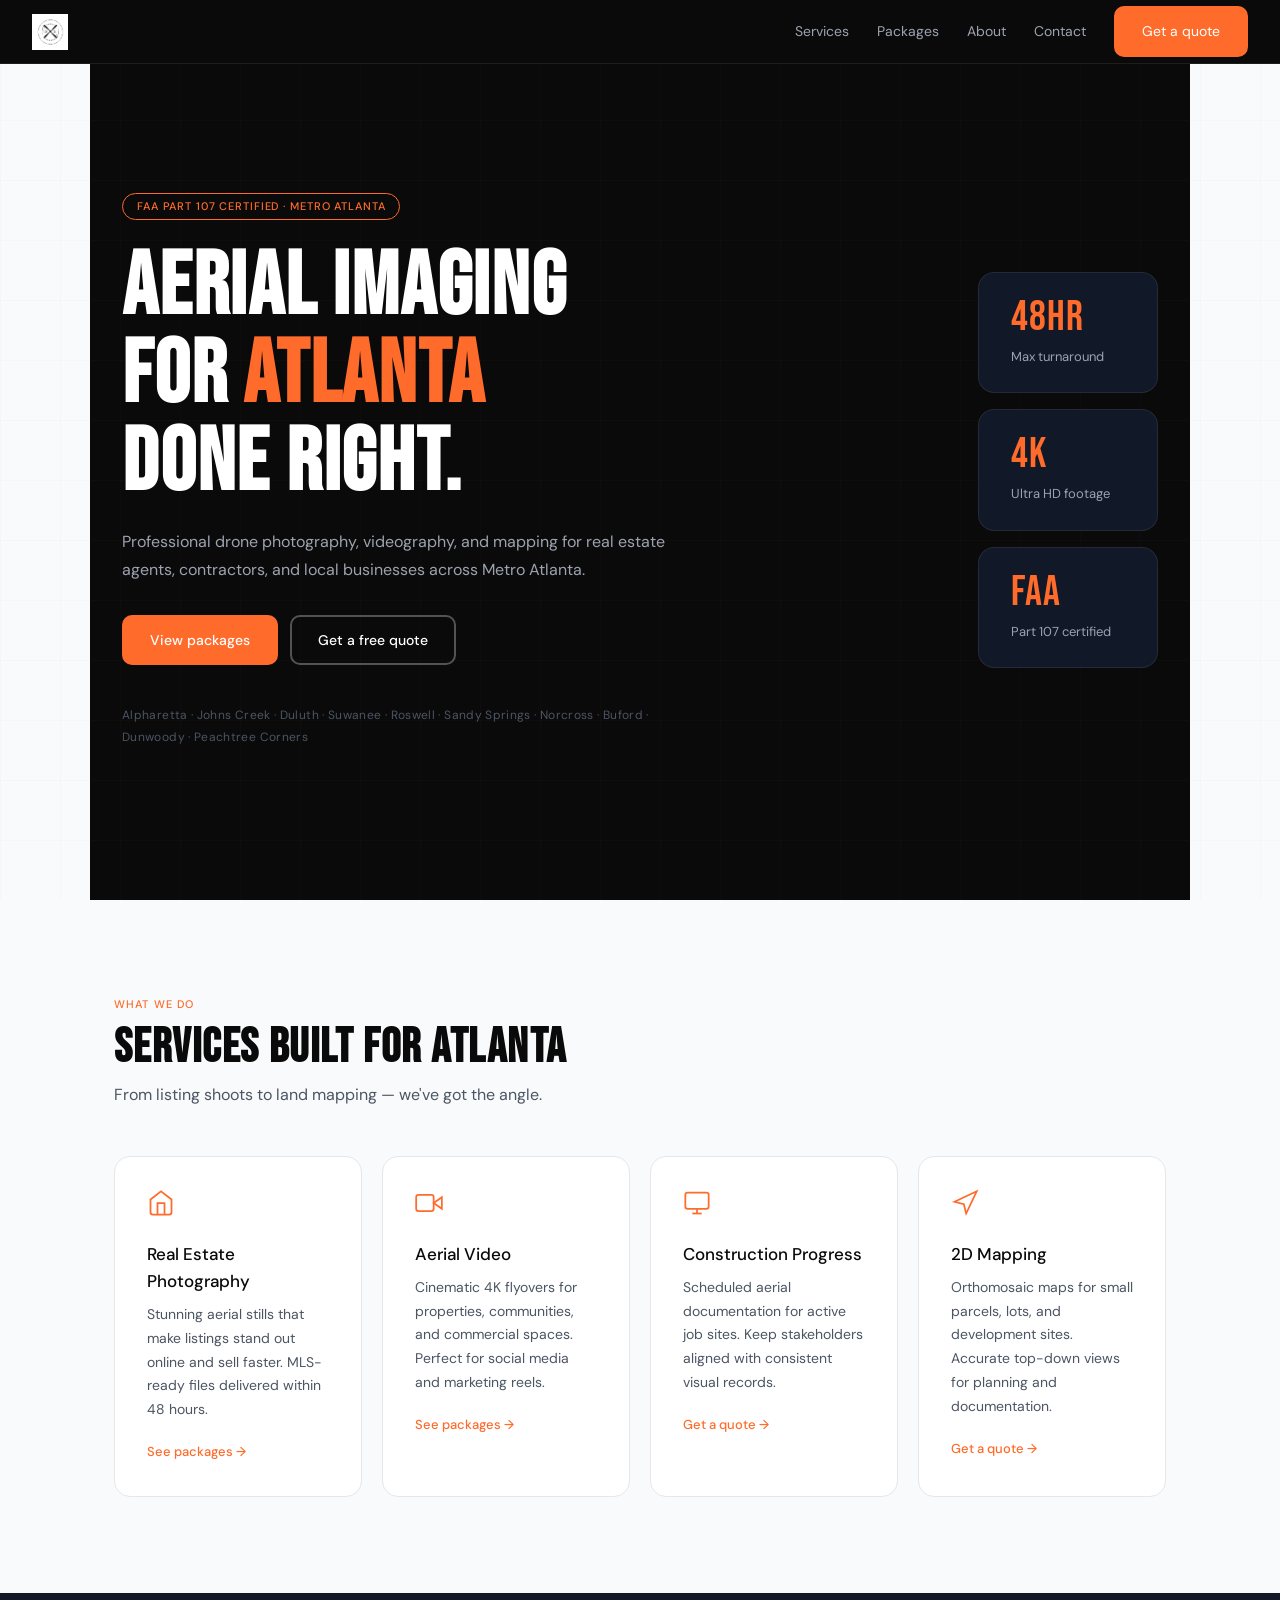
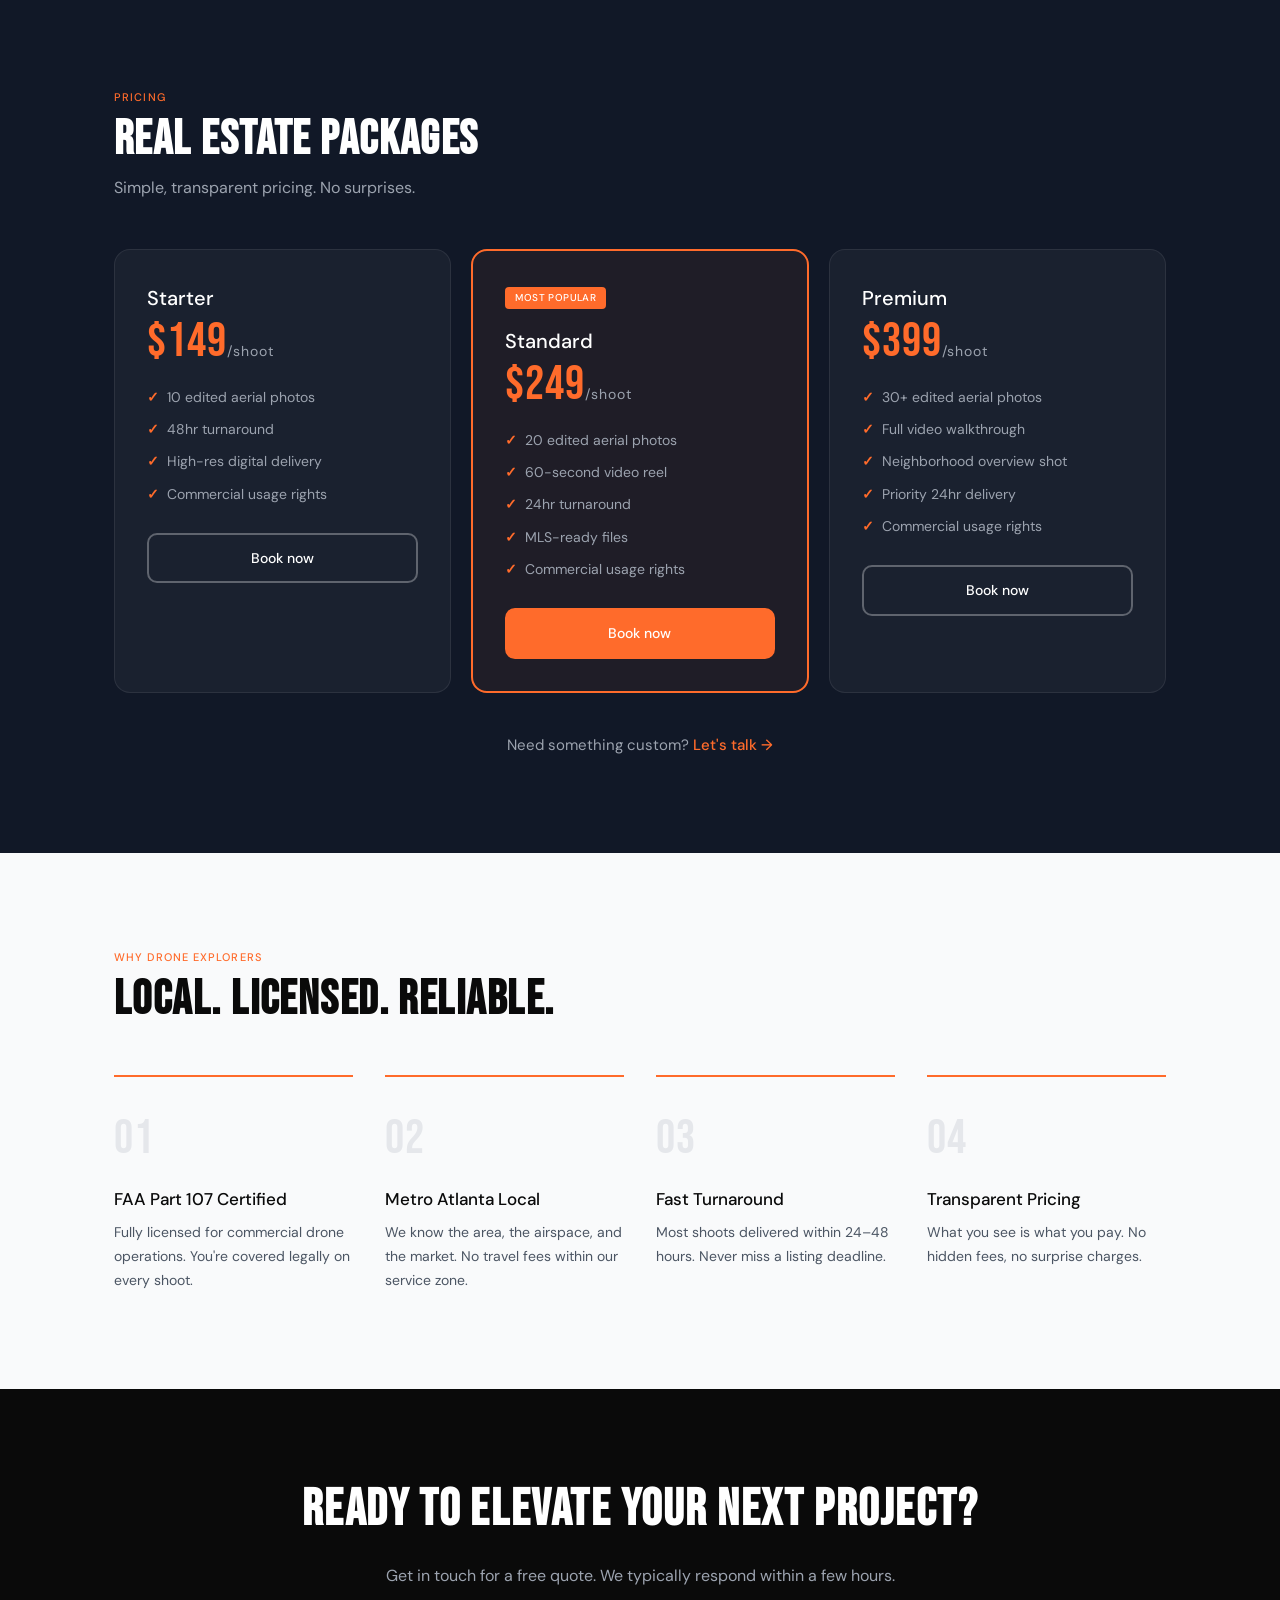
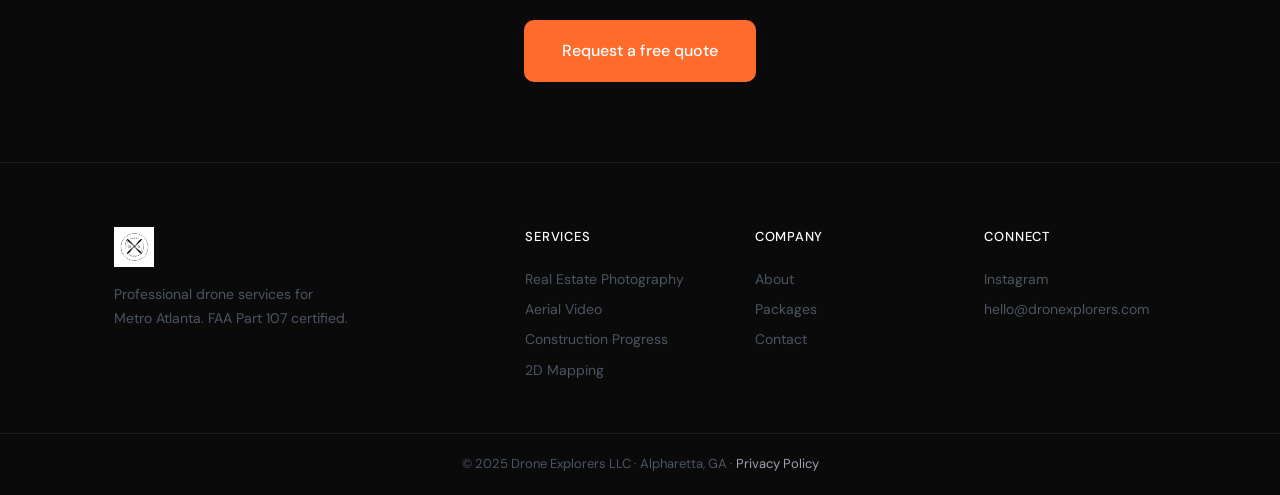
<file: index.html>
<!DOCTYPE html>
<html lang="en">
<head>
  <meta charset="UTF-8" />
  <meta name="viewport" content="width=device-width, initial-scale=1.0" />
  <title>Drone Explorers — Aerial Imaging for Metro Atlanta</title>
  <meta name="description" content="Professional drone photography, videography, and mapping services for real estate, construction, and local businesses across Metro Atlanta." />
  <link rel="stylesheet" href="css/style.css" />
  <link rel="preconnect" href="https://fonts.googleapis.com" />
  <link rel="preconnect" href="https://fonts.gstatic.com" crossorigin />
  <link href="https://fonts.googleapis.com/css2?family=Bebas+Neue&family=DM+Sans:wght@300;400;500&display=swap" rel="stylesheet" />
</head>
<body>

  <!-- NAV -->
  <header class="nav" id="nav">
    <a href="index.html" class="nav-logo">
      <img src="images/dx_white.png" alt="Drone Explorers" class="nav-logo-img" />
    </a>
    <nav class="nav-links">
      <a href="#services">Services</a>
      <a href="packages.html">Packages</a>
      <a href="about.html">About</a>
      <a href="contact.html">Contact</a>
      <a href="contact.html" class="btn-primary nav-cta">Get a quote</a>
    </nav>
    <button class="nav-hamburger" id="hamburger" aria-label="Open menu">
      <span></span><span></span><span></span>
    </button>
  </header>

  <!-- MOBILE MENU -->
  <div class="mobile-menu" id="mobileMenu">
    <a href="#services">Services</a>
    <a href="packages.html">Packages</a>
    <a href="about.html">About</a>
    <a href="contact.html">Contact</a>
    <a href="contact.html" class="btn-primary">Get a quote</a>
  </div>

  <!-- HERO -->
  <section class="hero">
    <div class="hero-bg-grid"></div>
    <div class="hero-content">
      <span class="hero-badge">FAA Part 107 Certified · Metro Atlanta</span>
      <h1 class="hero-title">Aerial imaging<br/>for <span class="accent">Atlanta</span><br/>done right.</h1>
      <p class="hero-sub">Professional drone photography, videography, and mapping for real estate agents, contractors, and local businesses across Metro Atlanta.</p>
      <div class="hero-btns">
        <a href="packages.html" class="btn-primary">View packages</a>
        <a href="contact.html" class="btn-outline">Get a free quote</a>
      </div>
      <p class="hero-area">Alpharetta · Johns Creek · Duluth · Suwanee · Roswell · Sandy Springs · Norcross · Buford · Dunwoody · Peachtree Corners</p>
    </div>
    <div class="hero-visual">
      <div class="hero-stat-card">
        <span class="stat-num">48hr</span>
        <span class="stat-label">Max turnaround</span>
      </div>
      <div class="hero-stat-card">
        <span class="stat-num">4K</span>
        <span class="stat-label">Ultra HD footage</span>
      </div>
      <div class="hero-stat-card">
        <span class="stat-num">FAA</span>
        <span class="stat-label">Part 107 certified</span>
      </div>
    </div>
  </section>

  <!-- SERVICES -->
  <section class="services" id="services">
    <div class="container">
      <div class="section-header">
        <span class="section-label">What we do</span>
        <h2 class="section-title">Services built for Atlanta</h2>
        <p class="section-sub">From listing shoots to land mapping — we've got the angle.</p>
      </div>
      <div class="service-grid">
        <div class="service-card">
          <div class="service-icon">
            <svg width="28" height="28" viewBox="0 0 24 24" fill="none" stroke="currentColor" stroke-width="1.5"><path d="M3 9l9-7 9 7v11a2 2 0 01-2 2H5a2 2 0 01-2-2z"/><polyline points="9,22 9,12 15,12 15,22"/></svg>
          </div>
          <h3>Real Estate Photography</h3>
          <p>Stunning aerial stills that make listings stand out online and sell faster. MLS-ready files delivered within 48 hours.</p>
          <a href="packages.html" class="service-link">See packages →</a>
        </div>
        <div class="service-card">
          <div class="service-icon">
            <svg width="28" height="28" viewBox="0 0 24 24" fill="none" stroke="currentColor" stroke-width="1.5"><polygon points="23,7 16,12 23,17"/><rect x="1" y="5" width="15" height="14" rx="2"/></svg>
          </div>
          <h3>Aerial Video</h3>
          <p>Cinematic 4K flyovers for properties, communities, and commercial spaces. Perfect for social media and marketing reels.</p>
          <a href="packages.html" class="service-link">See packages →</a>
        </div>
        <div class="service-card">
          <div class="service-icon">
            <svg width="28" height="28" viewBox="0 0 24 24" fill="none" stroke="currentColor" stroke-width="1.5"><rect x="2" y="3" width="20" height="14" rx="2"/><line x1="8" y1="21" x2="16" y2="21"/><line x1="12" y1="17" x2="12" y2="21"/></svg>
          </div>
          <h3>Construction Progress</h3>
          <p>Scheduled aerial documentation for active job sites. Keep stakeholders aligned with consistent visual records.</p>
          <a href="contact.html" class="service-link">Get a quote →</a>
        </div>
        <div class="service-card">
          <div class="service-icon">
            <svg width="28" height="28" viewBox="0 0 24 24" fill="none" stroke="currentColor" stroke-width="1.5"><polygon points="3,11 22,2 13,21 11,13"/></svg>
          </div>
          <h3>2D Mapping</h3>
          <p>Orthomosaic maps for small parcels, lots, and development sites. Accurate top-down views for planning and documentation.</p>
          <a href="contact.html" class="service-link">Get a quote →</a>
        </div>
      </div>
    </div>
  </section>

  <!-- PACKAGES PREVIEW -->
  <section class="packages-preview">
    <div class="container">
      <div class="section-header">
        <span class="section-label">Pricing</span>
        <h2 class="section-title">Real estate packages</h2>
        <p class="section-sub">Simple, transparent pricing. No surprises.</p>
      </div>
      <div class="pkg-grid">
        <div class="pkg-card">
          <div class="pkg-name">Starter</div>
          <div class="pkg-price">$149<span>/shoot</span></div>
          <ul class="pkg-features">
            <li>10 edited aerial photos</li>
            <li>48hr turnaround</li>
            <li>High-res digital delivery</li>
            <li>Commercial usage rights</li>
          </ul>
          <a href="contact.html" class="btn-outline pkg-btn">Book now</a>
        </div>
        <div class="pkg-card featured">
          <div class="pkg-badge">Most popular</div>
          <div class="pkg-name">Standard</div>
          <div class="pkg-price">$249<span>/shoot</span></div>
          <ul class="pkg-features">
            <li>20 edited aerial photos</li>
            <li>60-second video reel</li>
            <li>24hr turnaround</li>
            <li>MLS-ready files</li>
            <li>Commercial usage rights</li>
          </ul>
          <a href="contact.html" class="btn-primary pkg-btn">Book now</a>
        </div>
        <div class="pkg-card">
          <div class="pkg-name">Premium</div>
          <div class="pkg-price">$399<span>/shoot</span></div>
          <ul class="pkg-features">
            <li>30+ edited aerial photos</li>
            <li>Full video walkthrough</li>
            <li>Neighborhood overview shot</li>
            <li>Priority 24hr delivery</li>
            <li>Commercial usage rights</li>
          </ul>
          <a href="contact.html" class="btn-outline pkg-btn">Book now</a>
        </div>
      </div>
      <div class="pkg-cta">
        <p>Need something custom? <a href="contact.html">Let's talk →</a></p>
      </div>
    </div>
  </section>

  <!-- WHY US -->
  <section class="why-us">
    <div class="container">
      <div class="section-header">
        <span class="section-label">Why Drone Explorers</span>
        <h2 class="section-title">Local. Licensed. Reliable.</h2>
      </div>
      <div class="why-grid">
        <div class="why-item">
          <span class="why-num">01</span>
          <h4>FAA Part 107 Certified</h4>
          <p>Fully licensed for commercial drone operations. You're covered legally on every shoot.</p>
        </div>
        <div class="why-item">
          <span class="why-num">02</span>
          <h4>Metro Atlanta Local</h4>
          <p>We know the area, the airspace, and the market. No travel fees within our service zone.</p>
        </div>
        <div class="why-item">
          <span class="why-num">03</span>
          <h4>Fast Turnaround</h4>
          <p>Most shoots delivered within 24–48 hours. Never miss a listing deadline.</p>
        </div>
        <div class="why-item">
          <span class="why-num">04</span>
          <h4>Transparent Pricing</h4>
          <p>What you see is what you pay. No hidden fees, no surprise charges.</p>
        </div>
      </div>
    </div>
  </section>

  <!-- CTA BANNER -->
  <section class="cta-banner">
    <div class="container">
      <h2>Ready to elevate your next project?</h2>
      <p>Get in touch for a free quote. We typically respond within a few hours.</p>
      <a href="contact.html" class="btn-primary btn-lg">Request a free quote</a>
    </div>
  </section>

  <!-- FOOTER -->
  <footer class="footer">
    <div class="container footer-inner">
      <div class="footer-brand">
        <img src="images/dx_white.png" alt="Drone Explorers" class="footer-logo" />
        <p>Professional drone services for Metro Atlanta. FAA Part 107 certified.</p>
      </div>
      <div class="footer-links-col">
        <h5>Services</h5>
        <a href="#services">Real Estate Photography</a>
        <a href="#services">Aerial Video</a>
        <a href="#services">Construction Progress</a>
        <a href="#services">2D Mapping</a>
      </div>
      <div class="footer-links-col">
        <h5>Company</h5>
        <a href="about.html">About</a>
        <a href="packages.html">Packages</a>
        <a href="contact.html">Contact</a>
      </div>
      <div class="footer-links-col">
        <h5>Connect</h5>
        <a href="https://instagram.com" target="_blank" rel="noopener">Instagram</a>
        <a href="mailto:hello@dronexplorers.com">hello@dronexplorers.com</a>
      </div>
    </div>
    <div class="footer-bottom">
      <p>© 2025 Drone Explorers LLC · Alpharetta, GA · <a href="privacy.html">Privacy Policy</a></p>
    </div>
  </footer>

  <script src="js/main.js"></script>
</body>
</html>
</file>
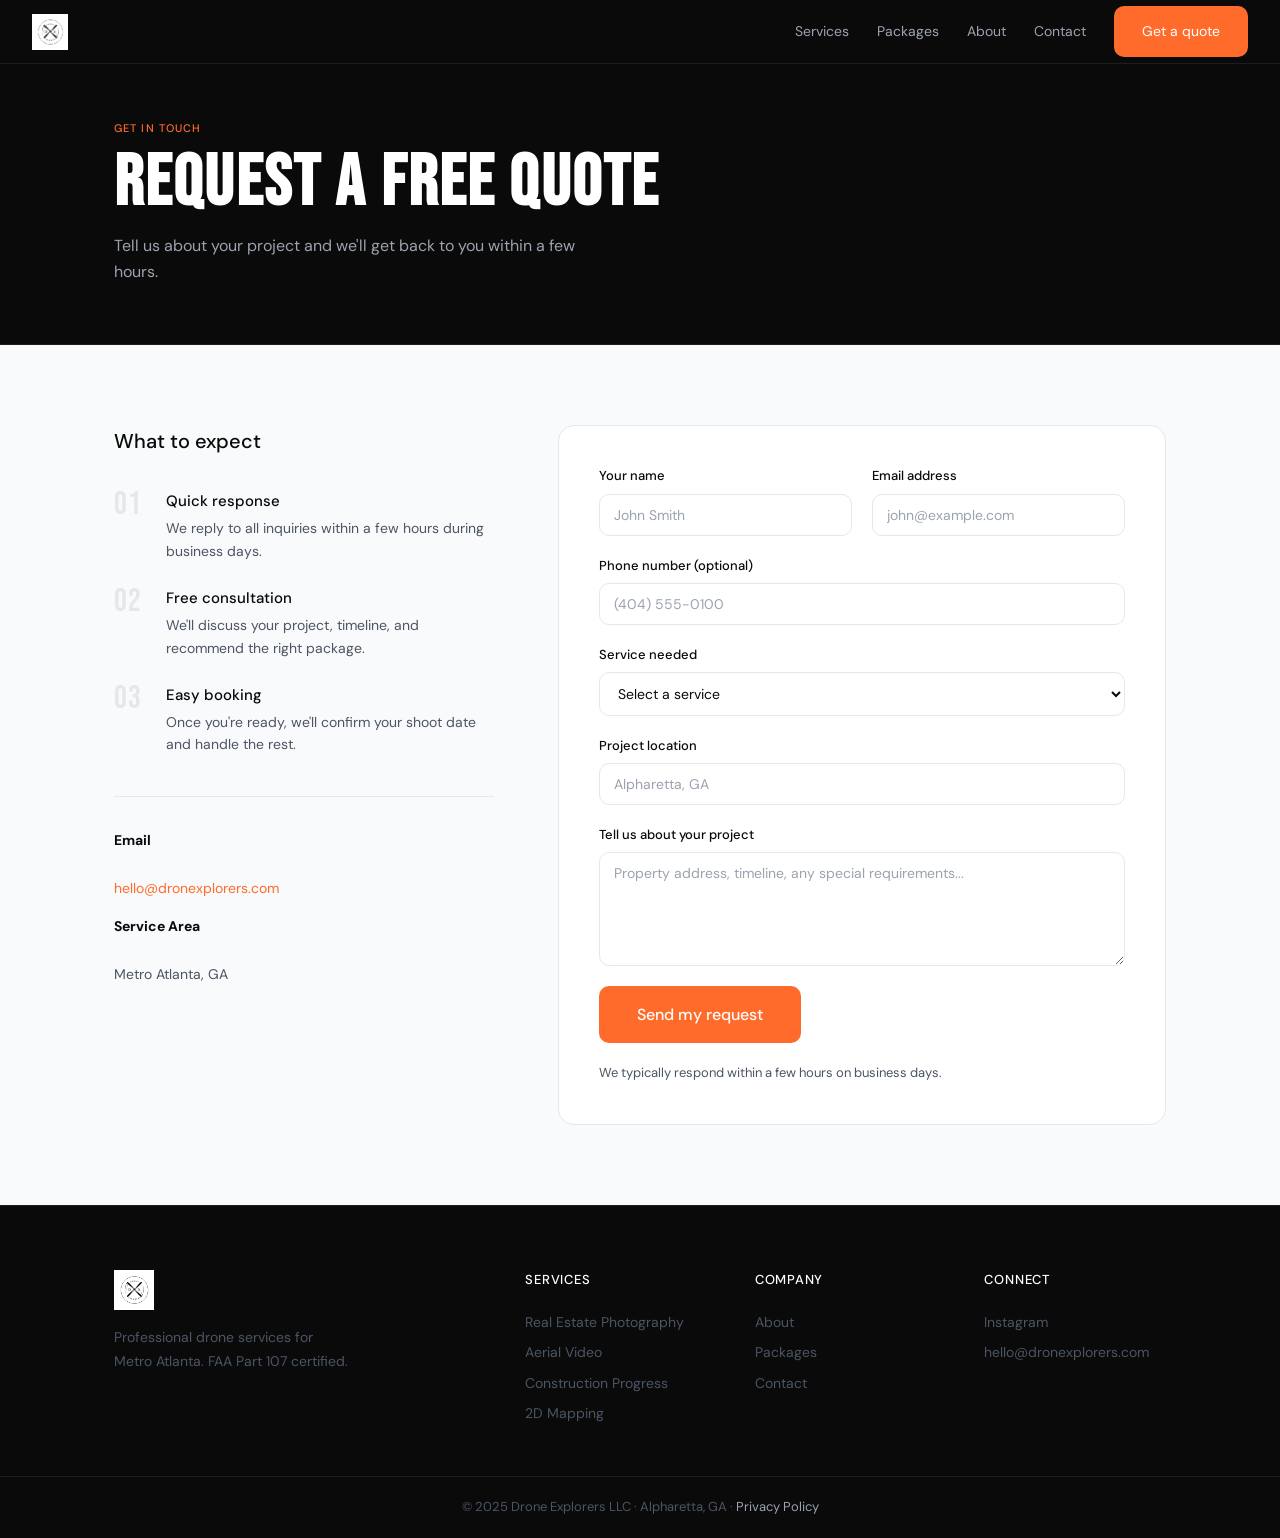
<file: contact.html>
<!DOCTYPE html>
<html lang="en">
<head>
  <meta charset="UTF-8" />
  <meta name="viewport" content="width=device-width, initial-scale=1.0" />
  <title>Contact — Drone Explorers</title>
  <meta name="description" content="Get in touch with Drone Explorers for a free quote on aerial photography, video, or mapping services in Metro Atlanta." />
  <link rel="stylesheet" href="css/style.css" />
  <link rel="stylesheet" href="css/contact.css" />
  <link rel="preconnect" href="https://fonts.googleapis.com" />
  <link rel="preconnect" href="https://fonts.gstatic.com" crossorigin />
  <link href="https://fonts.googleapis.com/css2?family=Bebas+Neue&family=DM+Sans:wght@300;400;500&display=swap" rel="stylesheet" />
</head>
<body>

  <header class="nav" id="nav">
    <a href="index.html" class="nav-logo">
      <img src="images/dx_white.png" alt="Drone Explorers" class="nav-logo-img" />
    </a>
    <nav class="nav-links">
      <a href="index.html#services">Services</a>
      <a href="packages.html">Packages</a>
      <a href="about.html">About</a>
      <a href="contact.html">Contact</a>
      <a href="contact.html" class="btn-primary nav-cta">Get a quote</a>
    </nav>
    <button class="nav-hamburger" id="hamburger" aria-label="Open menu">
      <span></span><span></span><span></span>
    </button>
  </header>

  <div class="mobile-menu" id="mobileMenu">
    <a href="index.html#services">Services</a>
    <a href="packages.html">Packages</a>
    <a href="about.html">About</a>
    <a href="contact.html">Contact</a>
    <a href="contact.html" class="btn-primary">Get a quote</a>
  </div>

  <section class="page-hero">
    <div class="container">
      <span class="section-label">Get in touch</span>
      <h1 class="page-title">Request a free quote</h1>
      <p class="page-sub">Tell us about your project and we'll get back to you within a few hours.</p>
    </div>
  </section>

  <section class="contact-section">
    <div class="container contact-grid">
      <div class="contact-info">
        <h3>What to expect</h3>
        <ul class="expect-list">
          <li><span class="expect-num">01</span><div><strong>Quick response</strong><p>We reply to all inquiries within a few hours during business days.</p></div></li>
          <li><span class="expect-num">02</span><div><strong>Free consultation</strong><p>We'll discuss your project, timeline, and recommend the right package.</p></div></li>
          <li><span class="expect-num">03</span><div><strong>Easy booking</strong><p>Once you're ready, we'll confirm your shoot date and handle the rest.</p></div></li>
        </ul>
        <div class="contact-details">
          <p><strong>Email</strong><br/><a href="mailto:hello@dronexplorers.com">hello@dronexplorers.com</a></p>
          <p><strong>Service Area</strong><br/>Metro Atlanta, GA</p>
        </div>
      </div>

      <form class="contact-form" action="https://formspree.io/f/YOUR_FORM_ID" method="POST">
        <div class="form-row">
          <div class="form-group">
            <label for="name">Your name</label>
            <input type="text" id="name" name="name" placeholder="John Smith" required />
          </div>
          <div class="form-group">
            <label for="email">Email address</label>
            <input type="email" id="email" name="email" placeholder="john@example.com" required />
          </div>
        </div>
        <div class="form-group">
          <label for="phone">Phone number (optional)</label>
          <input type="tel" id="phone" name="phone" placeholder="(404) 555-0100" />
        </div>
        <div class="form-group">
          <label for="service">Service needed</label>
          <select id="service" name="service" required>
            <option value="" disabled selected>Select a service</option>
            <option value="real-estate-photo">Real Estate Photography</option>
            <option value="aerial-video">Aerial Video</option>
            <option value="construction">Construction Progress</option>
            <option value="mapping">2D Mapping</option>
            <option value="other">Other / Not sure</option>
          </select>
        </div>
        <div class="form-group">
          <label for="location">Project location</label>
          <input type="text" id="location" name="location" placeholder="Alpharetta, GA" />
        </div>
        <div class="form-group">
          <label for="message">Tell us about your project</label>
          <textarea id="message" name="message" rows="5" placeholder="Property address, timeline, any special requirements..."></textarea>
        </div>
        <button type="submit" class="btn-primary btn-lg form-submit">Send my request</button>
        <p class="form-note">We typically respond within a few hours on business days.</p>
      </form>
    </div>
  </section>

  <footer class="footer">
    <div class="container footer-inner">
      <div class="footer-brand">
        <img src="images/dx_white.png" alt="Drone Explorers" class="footer-logo" />
        <p>Professional drone services for Metro Atlanta. FAA Part 107 certified.</p>
      </div>
      <div class="footer-links-col">
        <h5>Services</h5>
        <a href="index.html#services">Real Estate Photography</a>
        <a href="index.html#services">Aerial Video</a>
        <a href="index.html#services">Construction Progress</a>
        <a href="index.html#services">2D Mapping</a>
      </div>
      <div class="footer-links-col">
        <h5>Company</h5>
        <a href="about.html">About</a>
        <a href="packages.html">Packages</a>
        <a href="contact.html">Contact</a>
      </div>
      <div class="footer-links-col">
        <h5>Connect</h5>
        <a href="https://instagram.com" target="_blank" rel="noopener">Instagram</a>
        <a href="mailto:hello@dronexplorers.com">hello@dronexplorers.com</a>
      </div>
    </div>
    <div class="footer-bottom">
      <p>© 2025 Drone Explorers LLC · Alpharetta, GA · <a href="privacy.html">Privacy Policy</a></p>
    </div>
  </footer>

  <script src="js/main.js"></script>
</body>
</html>
</file>
<file: css/style.css>
/* ============================================================
   DRONE EXPLORERS — Main Stylesheet
   Colors: Black #0A0A0A | Charcoal #111827 | Orange #FF6B2B
   Fonts: Bebas Neue (headings) | DM Sans (body)
   ============================================================ */

:root {
  --black:      #0A0A0A;
  --charcoal:   #111827;
  --orange:     #FF6B2B;
  --orange-dim: #cc5522;
  --white:      #FFFFFF;
  --off-white:  #F9FAFB;
  --gray-light: #E5E7EB;
  --gray-mid:   #9CA3AF;
  --gray-dark:  #4B5563;
  --border:     rgba(255,255,255,0.08);
  --radius:     10px;
  --radius-lg:  16px;
  --shadow:     0 4px 24px rgba(0,0,0,0.25);
  --font-head:  'Bebas Neue', sans-serif;
  --font-body:  'DM Sans', sans-serif;
  --transition: 0.2s ease;
  --max-width:  1100px;
}

/* ---- RESET ---- */
*, *::before, *::after { box-sizing: border-box; margin: 0; padding: 0; }
html { scroll-behavior: smooth; }
body {
  font-family: var(--font-body);
  background: var(--off-white);
  color: var(--black);
  line-height: 1.6;
  -webkit-font-smoothing: antialiased;
}
img { max-width: 100%; display: block; }
a { text-decoration: none; color: inherit; }

/* ---- UTILITIES ---- */
.container { max-width: var(--max-width); margin: 0 auto; padding: 0 1.5rem; }
.accent { color: var(--orange); }

/* ---- BUTTONS ---- */
.btn-primary {
  display: inline-block;
  background: var(--orange);
  color: var(--white);
  padding: 12px 26px;
  border-radius: var(--radius);
  font-family: var(--font-body);
  font-size: 14px;
  font-weight: 500;
  border: 2px solid var(--orange);
  cursor: pointer;
  transition: background var(--transition), transform var(--transition);
}
.btn-primary:hover { background: var(--orange-dim); border-color: var(--orange-dim); transform: translateY(-1px); }

.btn-outline {
  display: inline-block;
  background: transparent;
  color: var(--white);
  padding: 12px 26px;
  border-radius: var(--radius);
  font-family: var(--font-body);
  font-size: 14px;
  font-weight: 500;
  border: 2px solid rgba(255,255,255,0.3);
  cursor: pointer;
  transition: border-color var(--transition), transform var(--transition);
}
.btn-outline:hover { border-color: var(--white); transform: translateY(-1px); }

.btn-lg { padding: 16px 36px; font-size: 16px; }

/* ---- NAV ---- */
.nav {
  position: fixed;
  top: 0; left: 0; right: 0;
  z-index: 100;
  background: var(--black);
  display: flex;
  align-items: center;
  justify-content: space-between;
  padding: 0 2rem;
  height: 64px;
  border-bottom: 1px solid var(--border);
  transition: box-shadow var(--transition);
}
.nav.scrolled { box-shadow: 0 2px 20px rgba(0,0,0,0.5); }
.nav-logo-img { height: 36px; width: auto; }
.nav-links { display: flex; align-items: center; gap: 28px; }
.nav-links a { color: var(--gray-mid); font-size: 14px; font-weight: 400; transition: color var(--transition); }
.nav-links a:hover { color: var(--white); }
.nav-cta { color: var(--white) !important; }
.nav-hamburger { display: none; flex-direction: column; gap: 5px; background: none; border: none; cursor: pointer; padding: 4px; }
.nav-hamburger span { display: block; width: 22px; height: 2px; background: var(--white); border-radius: 2px; transition: all 0.3s; }

/* ---- MOBILE MENU ---- */
.mobile-menu {
  display: none;
  position: fixed;
  top: 64px; left: 0; right: 0;
  background: var(--black);
  flex-direction: column;
  gap: 0;
  z-index: 99;
  border-bottom: 1px solid var(--border);
  animation: slideDown 0.2s ease;
}
.mobile-menu.open { display: flex; }
.mobile-menu a {
  color: var(--gray-mid);
  font-size: 15px;
  padding: 16px 2rem;
  border-bottom: 1px solid var(--border);
  transition: color var(--transition), background var(--transition);
}
.mobile-menu a:hover { color: var(--white); background: var(--charcoal); }
.mobile-menu .btn-primary { margin: 1rem 2rem 1.5rem; text-align: center; }
@keyframes slideDown { from { opacity: 0; transform: translateY(-8px); } to { opacity: 1; transform: translateY(0); } }

/* ---- HERO ---- */
.hero {
  background: var(--black);
  min-height: 100vh;
  padding: 120px 2rem 80px;
  display: flex;
  align-items: center;
  justify-content: space-between;
  gap: 3rem;
  max-width: var(--max-width);
  margin: 0 auto;
  position: relative;
}
.hero-bg-grid {
  position: fixed;
  inset: 0;
  background-image:
    linear-gradient(rgba(255,107,43,0.03) 1px, transparent 1px),
    linear-gradient(90deg, rgba(255,107,43,0.03) 1px, transparent 1px);
  background-size: 60px 60px;
  pointer-events: none;
  z-index: 0;
}
.hero-content { position: relative; z-index: 1; max-width: 560px; }
.hero-badge {
  display: inline-block;
  border: 1px solid var(--orange);
  color: var(--orange);
  font-size: 11px;
  font-weight: 500;
  padding: 4px 14px;
  border-radius: 20px;
  letter-spacing: .08em;
  text-transform: uppercase;
  margin-bottom: 1.5rem;
  animation: fadeUp 0.6s ease both;
}
.hero-title {
  font-family: var(--font-head);
  font-size: clamp(52px, 8vw, 88px);
  line-height: 1.0;
  color: var(--white);
  letter-spacing: .02em;
  margin-bottom: 1.25rem;
  animation: fadeUp 0.6s ease 0.1s both;
}
.hero-sub {
  color: var(--gray-mid);
  font-size: 16px;
  line-height: 1.7;
  margin-bottom: 2rem;
  animation: fadeUp 0.6s ease 0.2s both;
}
.hero-btns {
  display: flex;
  gap: 12px;
  flex-wrap: wrap;
  margin-bottom: 2.5rem;
  animation: fadeUp 0.6s ease 0.3s both;
}
.hero-area {
  color: var(--gray-dark);
  font-size: 12px;
  line-height: 1.8;
  letter-spacing: .03em;
  animation: fadeUp 0.6s ease 0.4s both;
}

.hero-visual {
  position: relative;
  z-index: 1;
  display: flex;
  flex-direction: column;
  gap: 16px;
  animation: fadeUp 0.6s ease 0.3s both;
}
.hero-stat-card {
  background: var(--charcoal);
  border: 1px solid var(--border);
  border-radius: var(--radius-lg);
  padding: 1.5rem 2rem;
  min-width: 180px;
  transition: border-color var(--transition), transform var(--transition);
}
.hero-stat-card:hover { border-color: var(--orange); transform: translateX(-4px); }
.stat-num {
  display: block;
  font-family: var(--font-head);
  font-size: 42px;
  color: var(--orange);
  letter-spacing: .02em;
  line-height: 1;
  margin-bottom: .25rem;
}
.stat-label { color: var(--gray-mid); font-size: 13px; }

@keyframes fadeUp {
  from { opacity: 0; transform: translateY(20px); }
  to   { opacity: 1; transform: translateY(0); }
}

/* ---- SECTION HEADERS ---- */
.section-header { margin-bottom: 3rem; }
.section-label {
  display: block;
  font-size: 11px;
  font-weight: 500;
  color: var(--orange);
  letter-spacing: .1em;
  text-transform: uppercase;
  margin-bottom: .5rem;
}
.section-title {
  font-family: var(--font-head);
  font-size: clamp(32px, 4vw, 48px);
  letter-spacing: .03em;
  line-height: 1.1;
  margin-bottom: .5rem;
  color: var(--black);
}
.section-sub { font-size: 16px; color: var(--gray-dark); }

/* ---- SERVICES ---- */
.services {
  padding: 6rem 0;
  background: var(--off-white);
}
.service-grid {
  display: grid;
  grid-template-columns: repeat(auto-fit, minmax(230px, 1fr));
  gap: 1.25rem;
}
.service-card {
  background: var(--white);
  border: 1px solid var(--gray-light);
  border-radius: var(--radius-lg);
  padding: 2rem;
  transition: box-shadow var(--transition), transform var(--transition), border-color var(--transition);
}
.service-card:hover { box-shadow: var(--shadow); transform: translateY(-4px); border-color: var(--orange); }
.service-icon { color: var(--orange); margin-bottom: 1rem; }
.service-card h3 { font-size: 17px; font-weight: 500; margin-bottom: .5rem; }
.service-card p { font-size: 14px; color: var(--gray-dark); line-height: 1.7; margin-bottom: 1rem; }
.service-link { font-size: 13px; color: var(--orange); font-weight: 500; transition: letter-spacing var(--transition); }
.service-link:hover { letter-spacing: .02em; }

/* ---- PACKAGES PREVIEW ---- */
.packages-preview {
  padding: 6rem 0;
  background: var(--charcoal);
}
.packages-preview .section-title { color: var(--white); }
.packages-preview .section-sub { color: var(--gray-mid); }
.pkg-grid {
  display: grid;
  grid-template-columns: repeat(auto-fit, minmax(240px, 1fr));
  gap: 1.25rem;
}
.pkg-card {
  background: rgba(255,255,255,0.04);
  border: 1px solid var(--border);
  border-radius: var(--radius-lg);
  padding: 2rem;
  transition: border-color var(--transition), transform var(--transition);
}
.pkg-card:hover { border-color: rgba(255,107,43,0.4); transform: translateY(-4px); }
.pkg-card.featured { border: 2px solid var(--orange); background: rgba(255,107,43,0.06); }
.pkg-badge {
  display: inline-block;
  background: var(--orange);
  color: var(--white);
  font-size: 10px;
  font-weight: 500;
  padding: 3px 10px;
  border-radius: 4px;
  letter-spacing: .04em;
  text-transform: uppercase;
  margin-bottom: 1rem;
}
.pkg-name { font-size: 20px; font-weight: 500; color: var(--white); margin-bottom: .25rem; }
.pkg-price { font-family: var(--font-head); font-size: 48px; color: var(--orange); letter-spacing: .02em; line-height: 1; margin-bottom: 1.25rem; }
.pkg-price span { font-family: var(--font-body); font-size: 14px; color: var(--gray-mid); font-weight: 400; }
.pkg-features { list-style: none; display: flex; flex-direction: column; gap: 10px; margin-bottom: 1.75rem; }
.pkg-features li { font-size: 14px; color: var(--gray-mid); display: flex; align-items: center; gap: 8px; }
.pkg-features li::before { content: '✓'; color: var(--orange); font-weight: 700; flex-shrink: 0; }
.pkg-btn { width: 100%; text-align: center; }
.pkg-card.featured .btn-primary { width: 100%; text-align: center; display: block; }
.pkg-cta { text-align: center; margin-top: 2.5rem; color: var(--gray-mid); font-size: 15px; }
.pkg-cta a { color: var(--orange); font-weight: 500; }
.pkg-cta a:hover { text-decoration: underline; }

/* ---- WHY US ---- */
.why-us { padding: 6rem 0; background: var(--off-white); }
.why-grid {
  display: grid;
  grid-template-columns: repeat(auto-fit, minmax(220px, 1fr));
  gap: 2rem;
}
.why-item { border-top: 2px solid var(--orange); padding-top: 1.5rem; }
.why-num { font-family: var(--font-head); font-size: 48px; color: var(--gray-light); letter-spacing: .02em; display: block; margin-bottom: .5rem; }
.why-item h4 { font-size: 17px; font-weight: 500; margin-bottom: .5rem; }
.why-item p { font-size: 14px; color: var(--gray-dark); line-height: 1.7; }

/* ---- CTA BANNER ---- */
.cta-banner {
  background: var(--black);
  padding: 5rem 0;
  text-align: center;
}
.cta-banner h2 {
  font-family: var(--font-head);
  font-size: clamp(32px, 4vw, 52px);
  color: var(--white);
  letter-spacing: .03em;
  margin-bottom: .75rem;
}
.cta-banner p { color: var(--gray-mid); font-size: 16px; margin-bottom: 2rem; }

/* ---- FOOTER ---- */
.footer { background: var(--black); padding: 4rem 0 0; border-top: 1px solid var(--border); }
.footer-inner {
  display: grid;
  grid-template-columns: 2fr 1fr 1fr 1fr;
  gap: 3rem;
  padding-bottom: 3rem;
}
.footer-logo { height: 40px; width: auto; margin-bottom: 1rem; }
.footer-brand p { color: var(--gray-dark); font-size: 14px; line-height: 1.7; max-width: 240px; }
.footer-links-col h5 { color: var(--white); font-size: 13px; font-weight: 500; letter-spacing: .06em; text-transform: uppercase; margin-bottom: 1rem; }
.footer-links-col { display: flex; flex-direction: column; gap: 0; }
.footer-links-col a { color: var(--gray-dark); font-size: 14px; padding: 4px 0; transition: color var(--transition); }
.footer-links-col a:hover { color: var(--white); }
.footer-bottom {
  border-top: 1px solid var(--border);
  padding: 1.25rem 1.5rem;
  text-align: center;
}
.footer-bottom p { color: var(--gray-dark); font-size: 13px; }
.footer-bottom a { color: var(--gray-mid); transition: color var(--transition); }
.footer-bottom a:hover { color: var(--white); }

/* ---- RESPONSIVE ---- */
@media (max-width: 768px) {
  .nav-links { display: none; }
  .nav-hamburger { display: flex; }
  .hero { flex-direction: column; padding: 100px 1.5rem 60px; text-align: center; min-height: auto; }
  .hero-btns { justify-content: center; }
  .hero-visual { flex-direction: row; flex-wrap: wrap; justify-content: center; }
  .hero-stat-card { min-width: 140px; }
  .hero-stat-card:hover { transform: none; }
  .footer-inner { grid-template-columns: 1fr 1fr; gap: 2rem; }
  .footer-brand { grid-column: 1 / -1; }
  .section-header { margin-bottom: 2rem; }
}

@media (max-width: 480px) {
  .hero-visual { display: none; }
  .pkg-grid { grid-template-columns: 1fr; }
  .footer-inner { grid-template-columns: 1fr; }
}
</file>
<file: css/contact.css>
/* ============================================================
   DRONE EXPLORERS — Contact Page Styles
   ============================================================ */

.page-hero {
  background: var(--black);
  padding: 120px 0 60px;
  border-bottom: 1px solid var(--border);
}
.page-hero .section-label { margin-bottom: .5rem; }
.page-title {
  font-family: var(--font-head);
  font-size: clamp(40px, 6vw, 72px);
  color: var(--white);
  letter-spacing: .03em;
  line-height: 1.05;
  margin-bottom: .75rem;
}
.page-sub { color: var(--gray-mid); font-size: 16px; max-width: 480px; }

.contact-section { padding: 5rem 0; background: var(--off-white); }

.contact-grid {
  display: grid;
  grid-template-columns: 1fr 1.6fr;
  gap: 4rem;
  align-items: start;
}

.contact-info h3 { font-size: 20px; font-weight: 500; margin-bottom: 2rem; }

.expect-list { list-style: none; display: flex; flex-direction: column; gap: 1.5rem; margin-bottom: 2.5rem; }
.expect-list li { display: flex; gap: 1rem; align-items: flex-start; }
.expect-num {
  font-family: var(--font-head);
  font-size: 32px;
  color: var(--gray-light);
  letter-spacing: .02em;
  line-height: 1;
  flex-shrink: 0;
  width: 36px;
}
.expect-list strong { display: block; font-size: 15px; font-weight: 500; margin-bottom: .25rem; }
.expect-list p { font-size: 14px; color: var(--gray-dark); line-height: 1.6; }

.contact-details { display: flex; flex-direction: column; gap: 1rem; padding-top: 2rem; border-top: 1px solid var(--gray-light); }
.contact-details p { font-size: 14px; color: var(--gray-dark); line-height: 1.6; }
.contact-details strong { color: var(--black); display: block; margin-bottom: .2rem; }
.contact-details a { color: var(--orange); }
.contact-details a:hover { text-decoration: underline; }

/* Form */
.contact-form {
  background: var(--white);
  border: 1px solid var(--gray-light);
  border-radius: var(--radius-lg);
  padding: 2.5rem;
  display: flex;
  flex-direction: column;
  gap: 1.25rem;
}
.form-row { display: grid; grid-template-columns: 1fr 1fr; gap: 1.25rem; }
.form-group { display: flex; flex-direction: column; gap: .4rem; }
.form-group label { font-size: 13px; font-weight: 500; color: var(--black); }
.form-group input,
.form-group select,
.form-group textarea {
  padding: 11px 14px;
  border: 1.5px solid var(--gray-light);
  border-radius: var(--radius);
  font-family: var(--font-body);
  font-size: 14px;
  color: var(--black);
  background: var(--white);
  transition: border-color var(--transition);
  outline: none;
  resize: vertical;
}
.form-group input:focus,
.form-group select:focus,
.form-group textarea:focus { border-color: var(--orange); }
.form-group input::placeholder,
.form-group textarea::placeholder { color: var(--gray-mid); }
.form-submit { align-self: flex-start; }
.form-note { font-size: 13px; color: var(--gray-dark); }

@media (max-width: 768px) {
  .contact-grid { grid-template-columns: 1fr; gap: 3rem; }
  .form-row { grid-template-columns: 1fr; }
  .contact-form { padding: 1.75rem; }
  .form-submit { width: 100%; text-align: center; }
}
</file>
